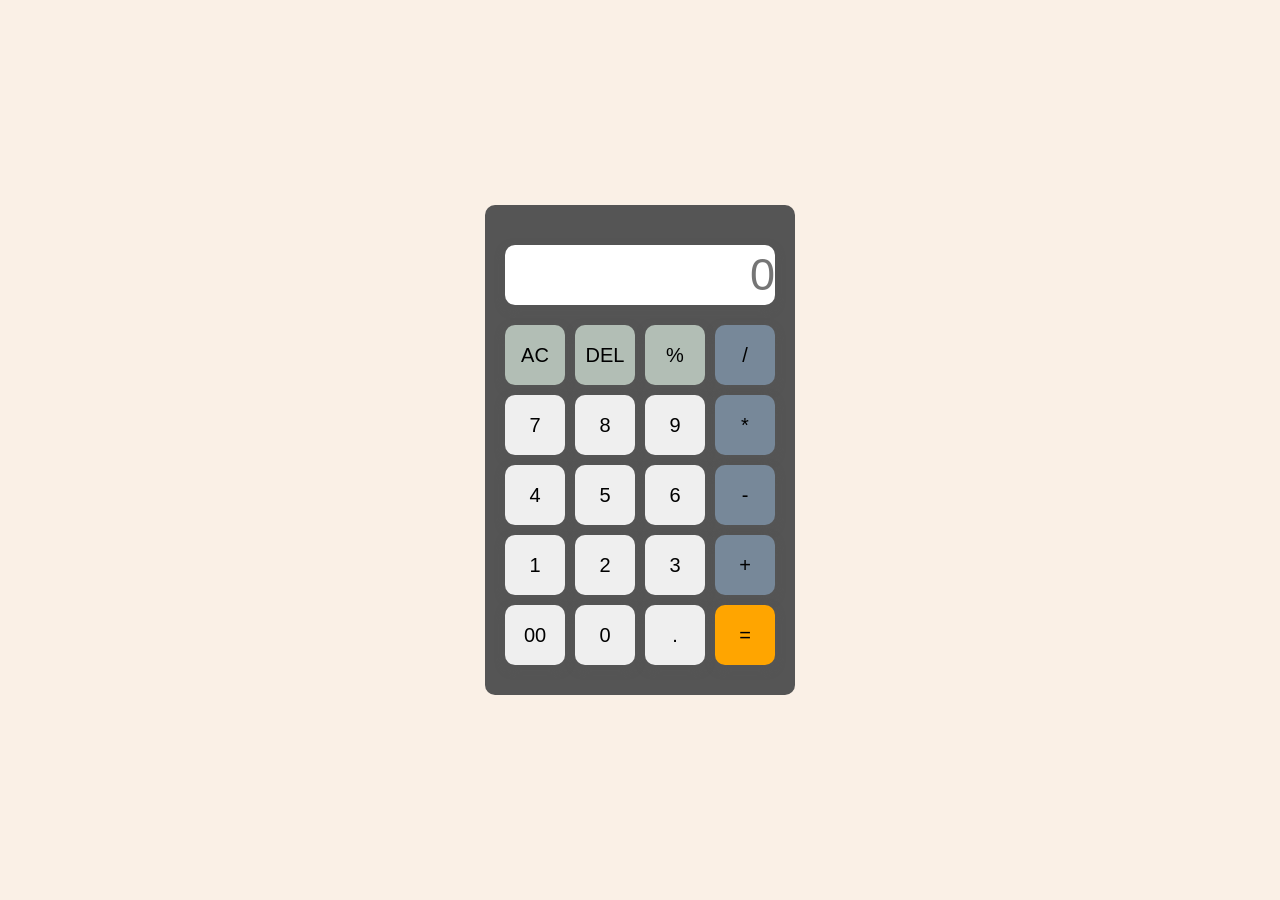
<file: Calculator/index.html>
<!DOCTYPE html>
<html lang="en">
<head>
    <meta charset="UTF-8">
    <title>Calculator</title>
    <link rel="stylesheet" href="style.css">
</head>

<body>
<div class="container">
    <div class="calculator">
        <form>
            <div class="display">
                <input type="text" name="display" id="one" placeholder="0">
            </div>
            <div>
                <input type="button" value="AC" class="btn">
                <input type="button" value="DEL" class="btn">
                <input type="button" value="%" class="btn">
                <input type="button" value="/" class="operator">
            </div>
             <div>
                <input type="button" value="7">
                <input type="button" value="8">
                <input type="button" value="9">
                <input type="button" value="*" class="operator">
            </div>
             <div>
                <input type="button" value="4">
                <input type="button" value="5">
                <input type="button" value="6">
                <input type="button" value="-" class="operator">
            </div>
             <div>
                <input type="button" value="1">
                <input type="button" value="2">
                <input type="button" value="3">
                <input type="button" value="+" class="operator">
            </div>
             <div>
                <input type="button" value="00">
                <input type="button" value="0">
                <input type="button" value=".">
                <input type="button" value="=" class="equal">
            </div>
        </form>
    </div>
</div>
<script src="script.js"></script>
</body>
</html>
</file>
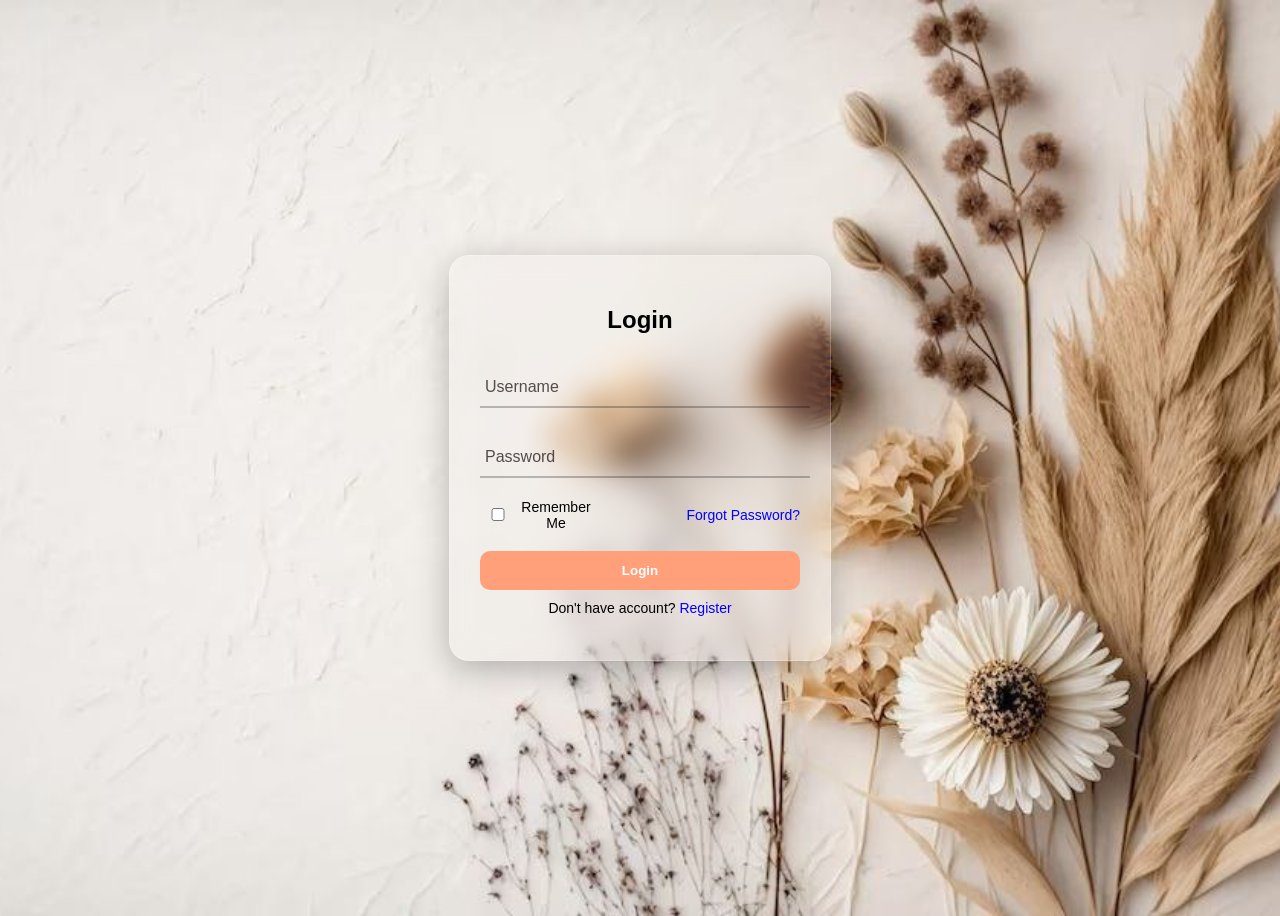
<file: Login Authentication/index.html>
<!DOCTYPE html>
<html>
<head>
    <title>Login Authentication</title>
    <link rel="stylesheet" href="style.css">
</head>
<body>

<div class="container">
    <div id="loginbox">
    <h2>Login</h2>
    <input type="text" id="loginUser" placeholder="Username">
    <input type="password" id="loginPassword" placeholder="Password">
    <div class="options">
        <label><input type="checkbox" id="remember">Remember Me</label>
        <span class="link" onclick="forgotpassword()">Forgot Password?</span>
    </div>

    <button onclick="login()">Login</button>
    <p class="switch">Don't have account?<span class="link" onclick="showRegister()"> Register </span></p>
    <p id="loginMessage"></p> 
</div>
    <div id="registerbox" class="hidden">
    <h2>Register</h2>
    <input type="text" id="regUser" placeholder="Username">
    <input type="password" id="regPassword" placeholder="Password">
    <button onclick="register()">Register</button>
    <p class="switch">Already have account?<span class="link" onclick="showLogin()">Login</span></p>
    <p id="registerMessage"></p>
</div>
     <div id="dashboard" class="hidden">
    <h2>Welcome</h2>
    <p>You logged in successfully</p>
    <button onclick="logout()">Logout</button>
</div>

</div>

<script src="script.js"></script>
</body>
</html>
</file>
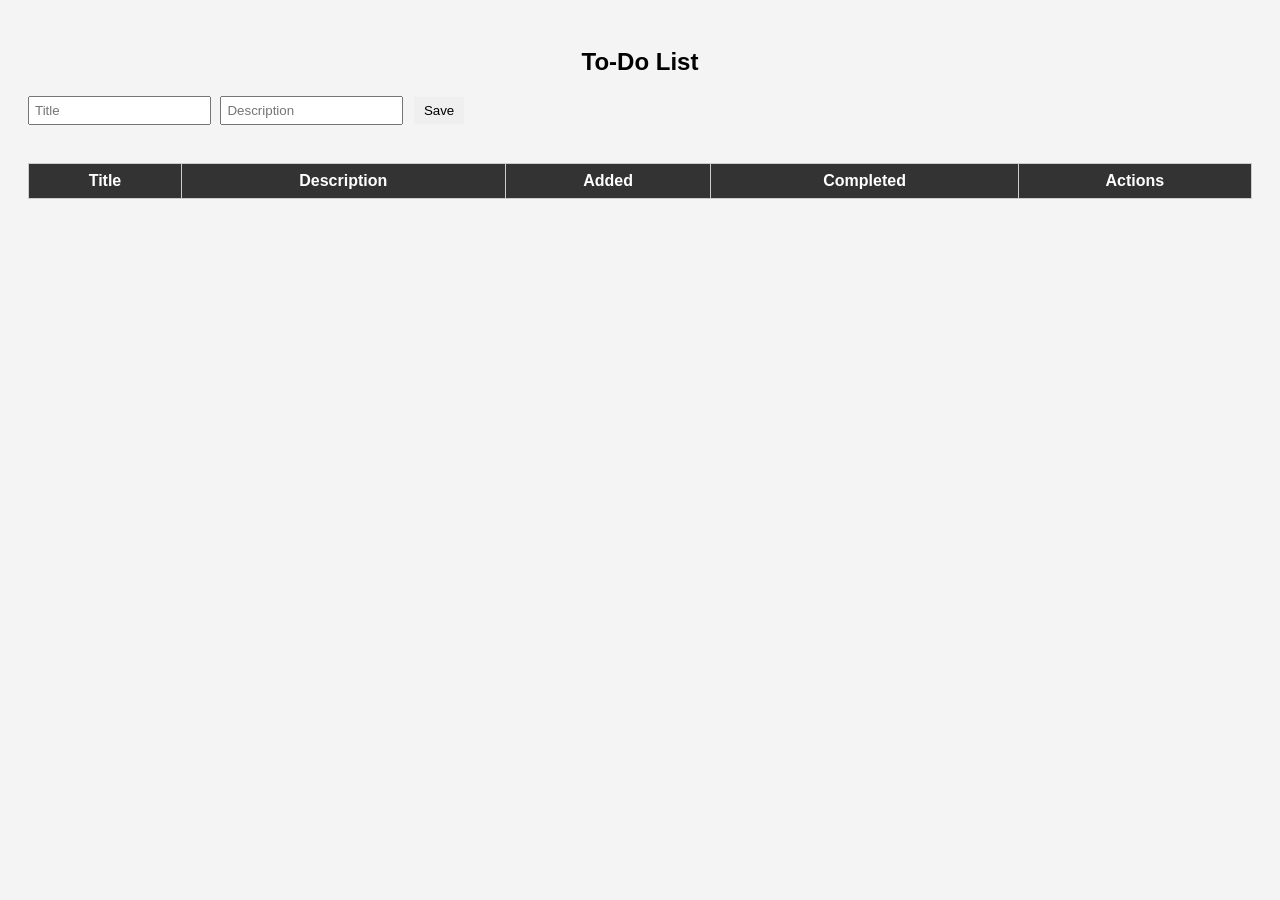
<file: To-Do/index.html>
<!DOCTYPE html>
<html>
<head>
    <title>To-Do List</title>
    <link rel="stylesheet" href="style.css">
</head>
<body>

<h2>To-Do List </h2>

<!-- Add Task Form -->
<div class="form">
    <input type="text" id="title" placeholder="Title">
    <input type="text" id="description" placeholder="Description">
    <button onclick="addTask()">Save</button>
</div>

<br>

<!-- Table for Tasks -->
<table id="taskTable">
    <thead>
        <tr>
            <th>Title</th>
            <th>Description</th>
            <th>Added</th>
            <th>Completed</th>
            <th>Actions</th>
        </tr>
    </thead>
    <tbody id="taskBody"></tbody>
</table>

<script src="script.js"></script>
</body>
</html>
</file>
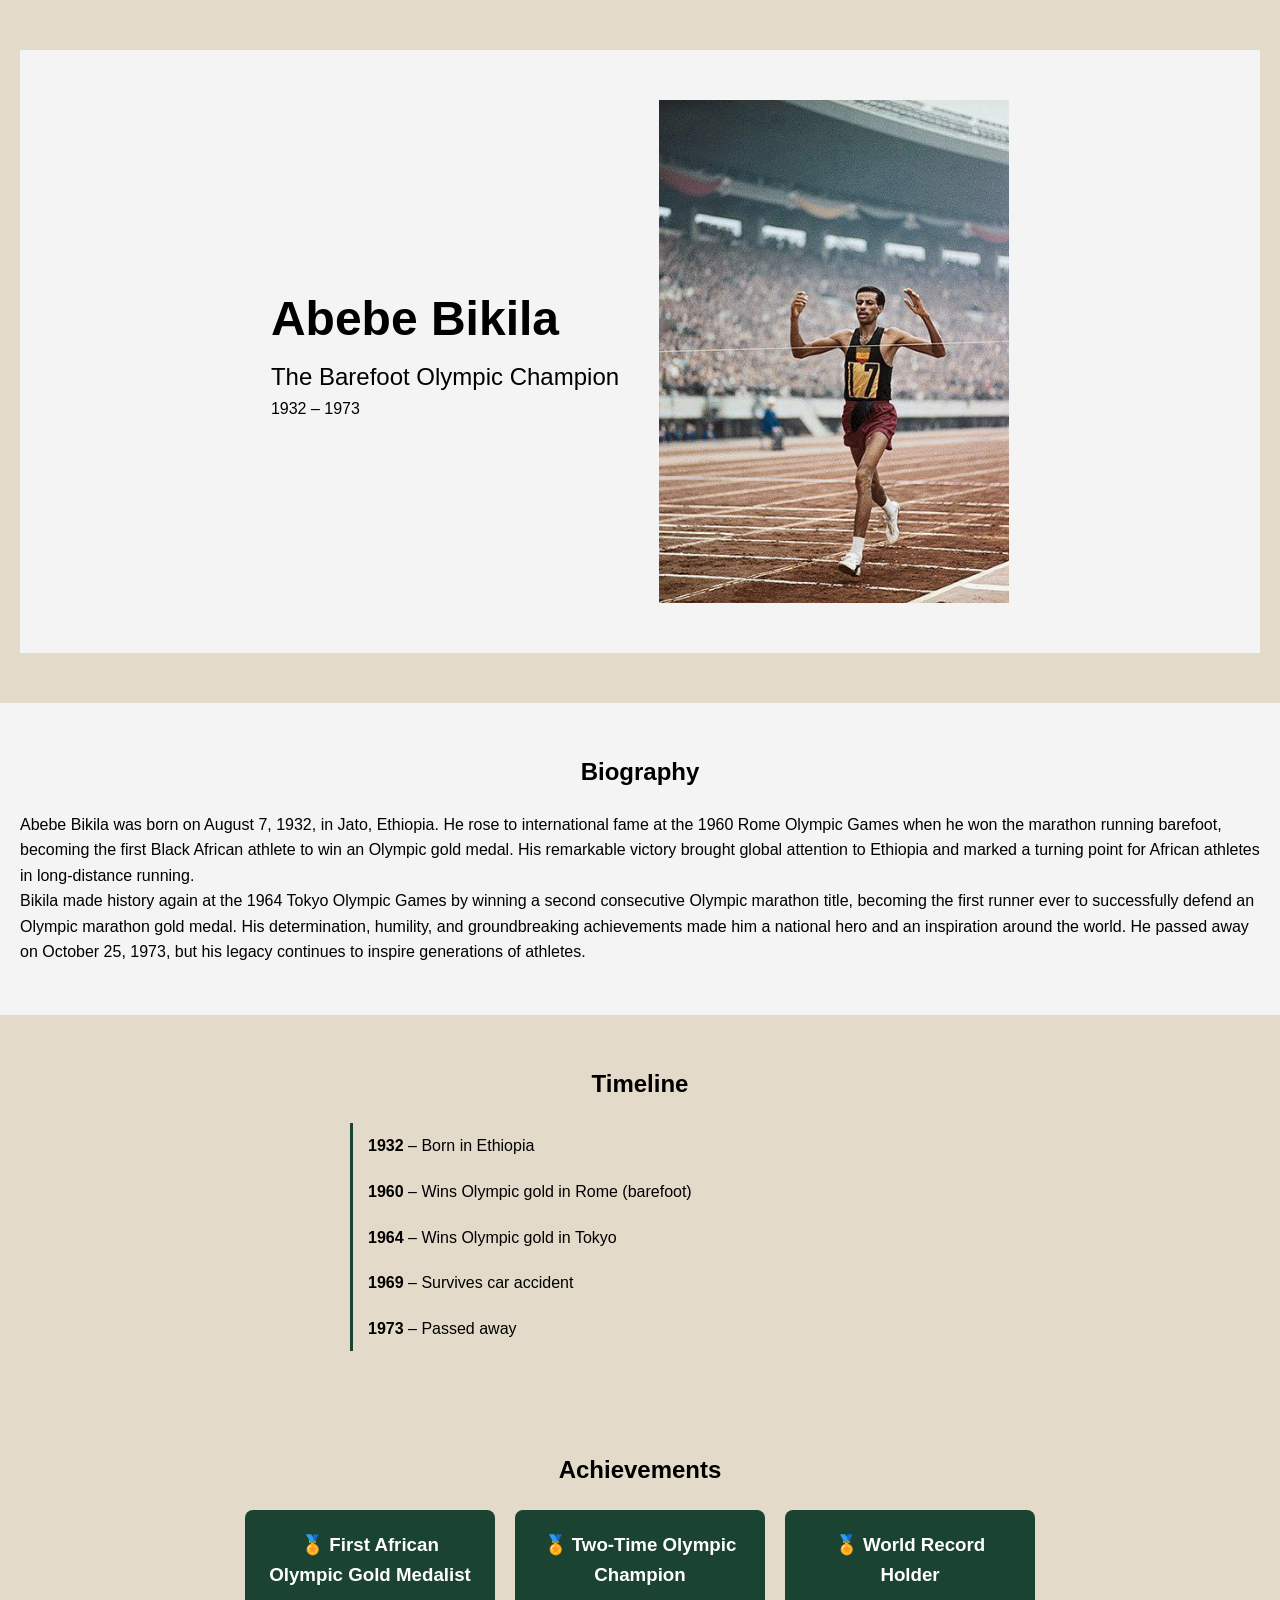
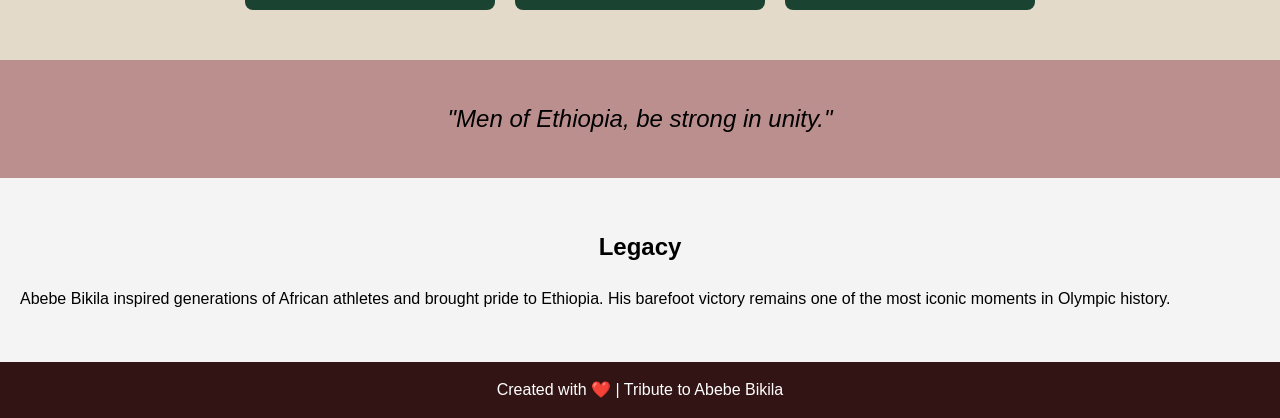
<file: Tribute Page/index.html>
<!DOCTYPE html>
<html lang="en">
<head>
    <meta charset="UTF-8">
    <title>Abebe Bikila Tribute Page</title>
    <link rel="stylesheet" href="style.css">
</head>
<body>

    <section class="hero">
        <div class="overlay">
            <div class="hero-content">
            <div class="hero-text">
                 <h1>Abebe Bikila</h1>
                 <p>The Barefoot Olympic Champion</p>
                 <span>1932 – 1973</span>
            </div>
            <img src="image/Abebe image.jpg" alt="Abebe image">
            </div>
            
        </div>
    </section>

    <section class="about">
        <h2>Biography</h2>
        <p>
            Abebe Bikila was born on August 7, 1932, in Jato, Ethiopia. 
            He rose to international fame at the 1960 Rome Olympic Games when he won the marathon running barefoot, becoming the first Black African athlete to win an Olympic gold medal. 
            His remarkable victory brought global attention to Ethiopia and marked a turning point for African athletes in long-distance running.

        </p>
        <p>
           Bikila made history again at the 1964 Tokyo Olympic Games by winning a second consecutive Olympic marathon title, becoming the first runner ever to successfully defend an Olympic marathon gold medal. 
           His determination, humility, and groundbreaking achievements made him a national hero and an inspiration around the world. 
           He passed away on October 25, 1973, but his legacy continues to inspire generations of athletes.
        </p>
    </section>

    <!-- Timeline -->
    <section class="timeline">
        <h2>Timeline</h2>
        <ul>
            <li><strong>1932</strong> – Born in Ethiopia</li>
            <li><strong>1960</strong> – Wins Olympic gold in Rome (barefoot)</li>
            <li><strong>1964</strong> – Wins Olympic gold in Tokyo</li>
            <li><strong>1969</strong> – Survives car accident</li>
            <li><strong>1973</strong> – Passed away</li>
        </ul>
    </section>

    <!-- Achievements -->
    <section class="achievements">
        <h2>Achievements</h2>
        <div class="cards">
            <div class="card">
                <h3>🏅 First African Olympic Gold Medalist</h3>
            </div>
            <div class="card">
                <h3>🏅 Two-Time Olympic Champion</h3>
            </div>
            <div class="card">
                <h3>🏅 World Record Holder</h3>
            </div>
        </div>
    </section>

    <!-- Quote -->
    <section class="quote">
        <blockquote>
            "Men of Ethiopia, be strong in unity."
        </blockquote>
    </section>

    <!-- Legacy -->
    <section class="legacy">
        <h2>Legacy</h2>
        <p>
            Abebe Bikila inspired generations of African athletes and brought pride 
            to Ethiopia. His barefoot victory remains one of the most iconic moments 
            in Olympic history.
        </p>
    </section>

    <!-- Footer -->
    <footer>
        <p>Created with ❤️ | Tribute to Abebe Bikila</p>
    </footer>

</body>
</html>
</file>
<file: Calculator/style.css>
*{
    margin: 0;
    padding: 0;
    font-family: 'poppins', sans-serif;
    box-sizing: border-box;
}
.container{
    width: 100%;
    height: 100vh;
    background: #faf0e6;
    display: flex;
    justify-content: center;
    align-items: center;
}
.calculator{
    background: #555555;
    padding: 20px;
    border-radius: 10px;
}
form div{
    display: flex;
    gap:10px;
    margin-bottom: 10px;
}
form input{
    border: 0;
    width: 60px;
    height: 60px;
    border-radius: 10px;
    box-shadow: 0 4px 10px rgba(85,85,85,0.6);
    font-size: 20px;
    cursor: pointer;
}
.display{
    display: flex;
    justify-content: flex-end;
    margin: 20px 0;
}
.display input{
    text-align: right;
    flex: 1;
    font-size: 45px;
}
.equal{
    background: orange;
}
.operator{
    background: #778899;
}
.btn{
    background: #b2beb5;
}
</file>
<file: Login Authentication/style.css>
body{
    font-family: Arial;
    background-image: url(img.jpg);
    background-repeat: no-repeat;
    background-size: cover;
    background-position: center;
    display:flex;
    justify-content:center;
    align-items:center;
    height:100vh;
}

.container{
    padding:30px;
    width:320px;
    border-radius:20px;
    background: rgba(255, 255, 255, 0.1);
    backdrop-filter: blur(15px);
    border: 1px solid rgba(255, 255, 255, 0.2);
    box-shadow: 0 8px 32px rgba(0,0, 0, 0.25);
    text-align: center;

}

h2{
    text-align:center;
}

input{
    width:100%;
    padding:10px 5px;
    margin:15px 0;
    background: transparent;
    border: none;
    border-bottom: 2px solid rgba(0, 0, 0, 0.25);
    color: black;
    font-size: 16px;
    outline: none;
}
input::placeholder{
    color: rgba(15, 7, 7, 0.7);
}

button{
    width:100%;
    padding:12px;
    margin-top: 15px;
    background: #ffa07a;
    color:white;
    border:none;
    border-radius: 10px;
    cursor:pointer;
    font-weight: bold;
    transition: 0.3s;
}

button:hover{
    background: rgba(255, 255, 255, 0.35);
}

.options{
    display:flex;
    justify-content:space-between;
    align-items: center;
    font-size:14px;
}
.options label{
    display: flex;
    align-items: center;
    gap: 5px;
}

.link{
    color:blue;
    cursor:pointer;
}

.switch{
    margin-top:10px;
    font-size:14px;
}

.hidden{
    display:none;
}

#loginMessage,
#registerMessage{
    margin-top:10px;
    font-size:14px;
    color: #fb4f14 ;
    text-shadow: 1px 1px 2px black;
}

.success{
    color:green;
}

.error{
    color:red;
}
</file>
<file: To-Do/style.css>
body {
    font-family: Arial, sans-serif;
    padding: 20px;
    background: #f4f4f4;
}

h2 {
    text-align: center;
}

.form input {
    padding: 5px;
    margin-right: 5px;
}

.form button {
    padding: 6px 10px;
}

table {
    width: 100%;
    border-collapse: collapse;
    margin-top: 20px;
}

th, td {
    border: 1px solid #ccc;
    padding: 8px;
    text-align: center;
}

th {
    background: #333;
    color: white;
}

tr.pending {
    font-weight: bold;
}

tr.completed {
    background-color: #c8e6c9;
    text-decoration: line-through;
}

button {
    padding: 3px 7px;
    border: none;
    margin: 1px;
    cursor: pointer;
}

button.complete-btn {
    background: green;
    color: white;
}

button.edit-btn {
    background: orange;
    color: white;
}

button.delete-btn {
    background: red;
    color: white;
}
</file>
<file: Tribute Page/style.css>
*{
    margin: 0px;
    padding: 0px;
    box-sizing: border-box;
}
body {
    margin: 0;
    font-family: Arial, sans-serif;
    line-height: 1.6;
    background-color: #e3dac9;
}

h2 {
    text-align: center;
    margin-bottom: 20px;
}

.overlay {
    background: #f4f4f4;
    padding: 50px 20px;
    height: 100%;
    display: flex;
    flex-direction: column;
    justify-content: center;
    align-items: center;
}

.hero-content{
    display: flex;
    align-items: center;
    gap: 40px;
}

.hero-text{
    text-align: left;
}

.hero-content img{
    width: 350px;
    height: auto;
}
.overlay h1 {
    font-size: 3rem;
    margin: 0;
}

.overlay p {
    font-size: 1.5rem;
}

img{
    height: auto;
}
section {
    padding: 50px 20px;
}

.about, .legacy {
    background: #f4f4f4;
}

.timeline ul {
    max-width: 600px;
    margin: auto;
    list-style: none;
    padding: 0;
}

.timeline li {
    padding: 10px 0;
    border-left: 3px solid #1b4332;
    padding-left: 15px;
    margin-left: 10px;
}

.cards {
    display: flex;
    justify-content: center;
    gap: 20px;
    flex-wrap: wrap;
}

.card {
    background: #1b4332;
    color: white;
    padding: 20px;
    width: 250px;
    text-align: center;
    border-radius: 8px;
    transition: 0.3s ease;
}

.card:hover {
    transform: scale(1.05);
}

.quote {
    background: #bc8f8f;
    text-align: center;
    padding: 40px 20px;
    font-style: italic;
    font-size: 1.5rem;
}

footer {
    background: #321414 ;
    color: white;
    text-align: center;
    padding: 15px;
}

/* Responsive */
@media (max-width: 768px) {
    .overlay h1 {
        font-size: 2rem;
    }

    .cards {
        flex-direction: column;
        align-items: center;
    }
}
</file>
